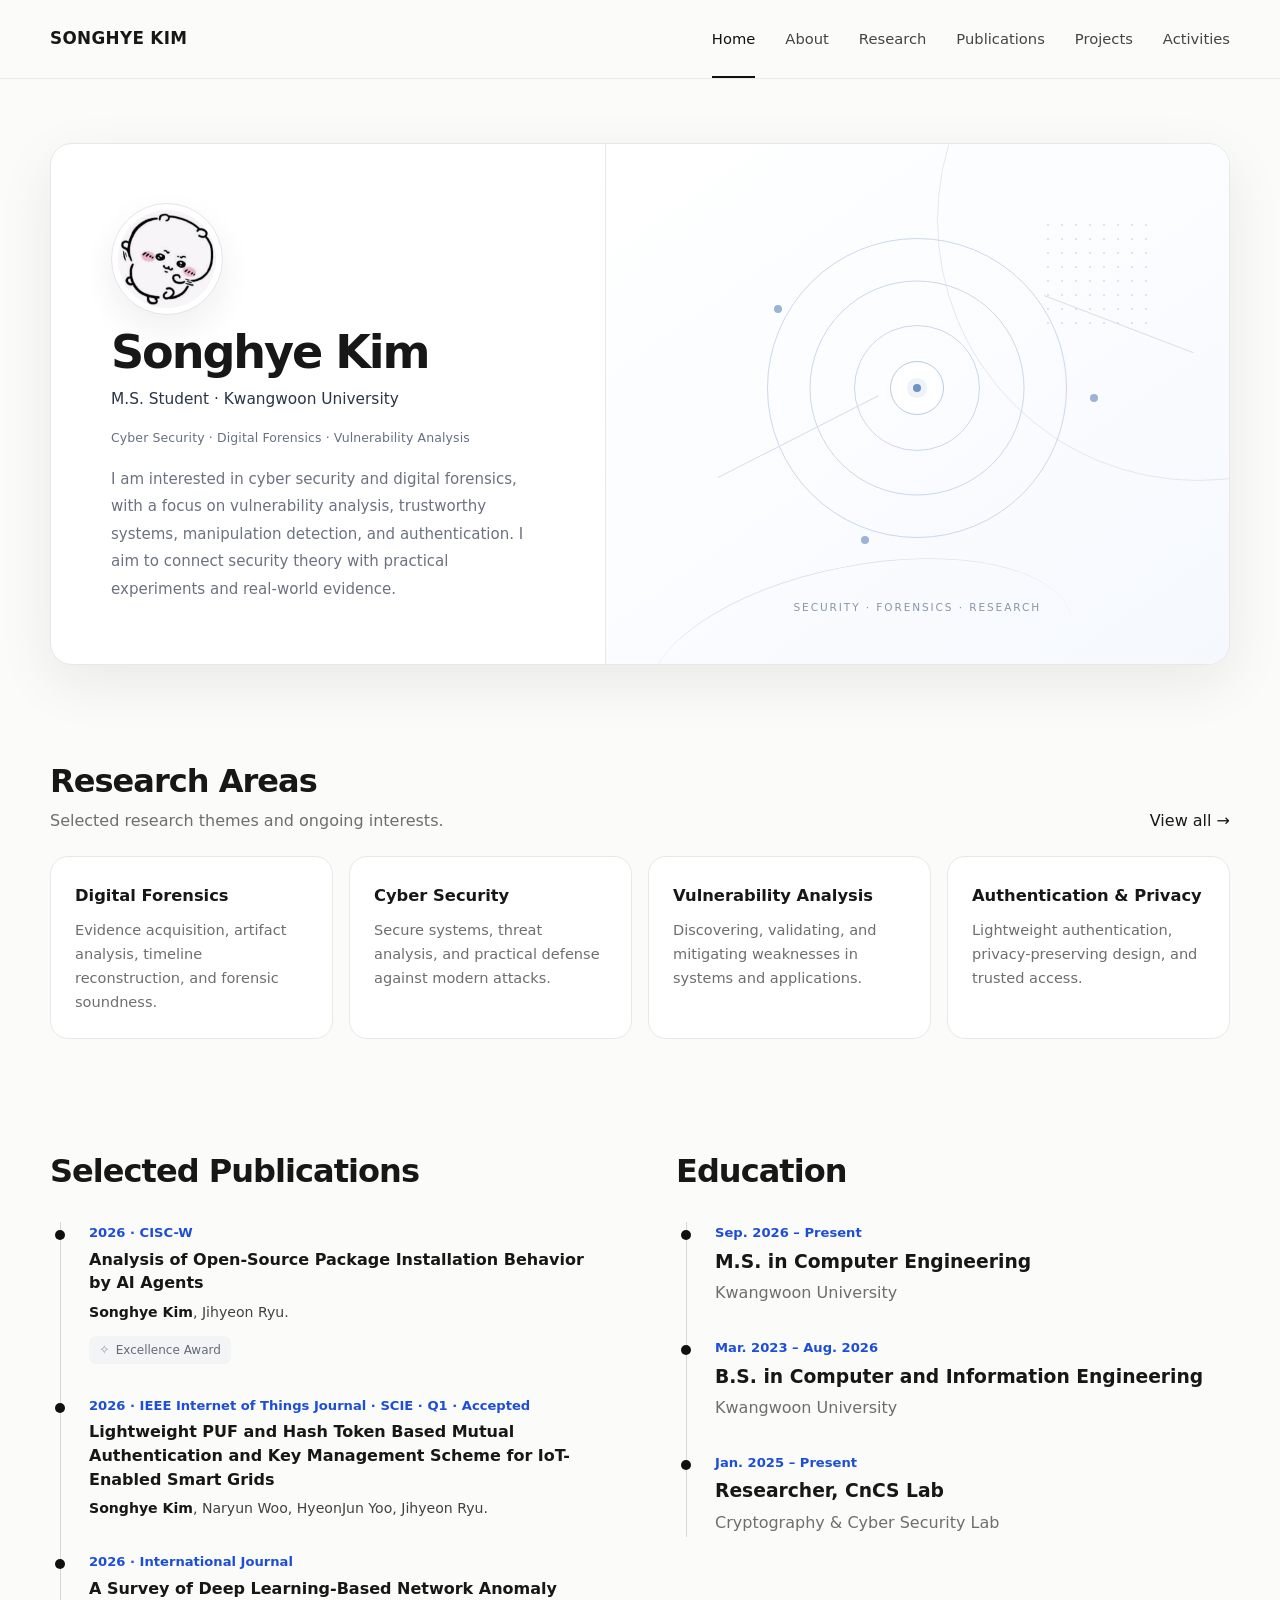
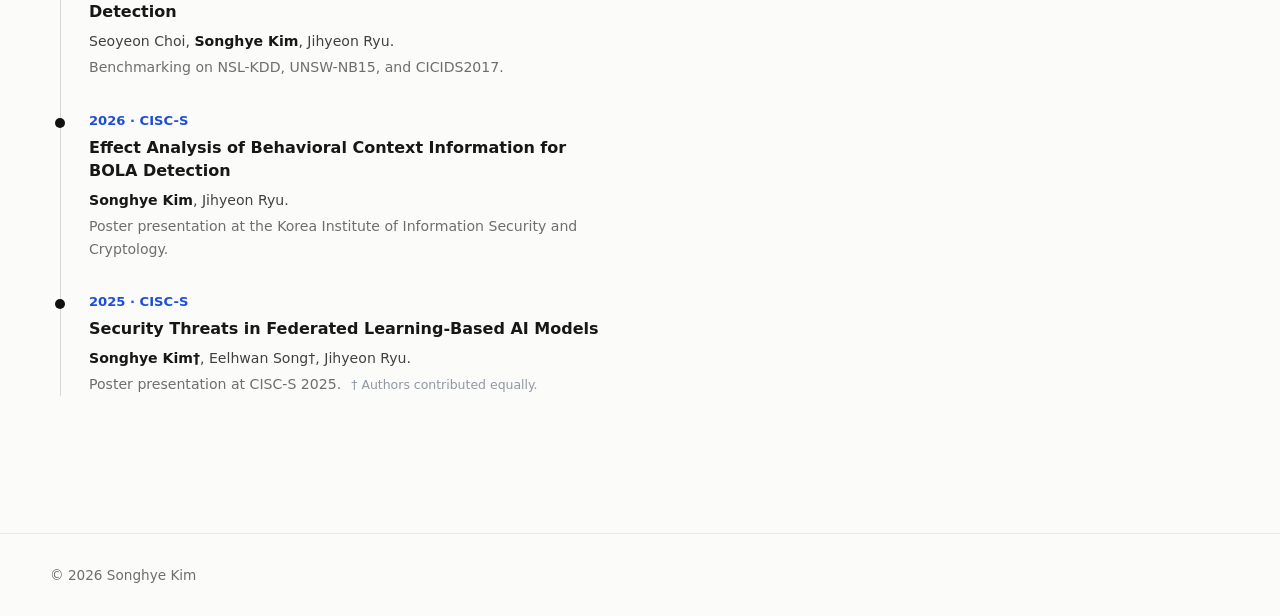
<file: index.html>
<!doctype html>
<html lang="en">
<head>
  <meta charset="utf-8">
  <meta name="viewport" content="width=device-width, initial-scale=1">
  <meta name="description" content="Songhye Kim academic portfolio">

  <title>Home | Songhye Kim</title>

  <link rel="icon" href="assets/icons/favicon.svg">
  <link rel="stylesheet" href="assets/css/style.css">

  <style>
    .award-badge {
      display: inline-flex;
      align-items: center;
      gap: 6px;
      margin-top: 9px;
      padding: 4px 10px;
      border: 0;
      border-radius: 7px;
      background: #f3f4f6;
      color: #626b78;
      font-size: .75rem;
      font-weight: 500;
      line-height: 1.5;
    }

    .award-badge .award-star {
      color: #929dad;
      font-size: .8rem;
    }
  </style>
</head>

<body>

  <header class="site-header">
    <div class="container nav">
      <a class="brand" href="index.html">SONGHYE KIM</a>

      <button class="menu-btn" aria-label="Toggle menu">
        Menu
      </button>

      <nav class="nav-links">
        <a class="active" href="index.html">Home</a>
        <a href="about.html">About</a>
        <a href="research.html">Research</a>
        <a href="publications.html">Publications</a>
        <a href="projects.html">Projects</a>
        <a href="activities.html">Activities</a>
      </nav>
    </div>
  </header>

  <main>

    <section class="hero">
      <div class="container">
        <div class="hero-card hero-card-clean hero-card-profile">

          <div class="hero-copy hero-copy-clean hero-copy-profile">
            <div class="profile-image-wrap">
              <img
                class="profile-image"
                src="assets/img/profile-hamster.png"
                alt="Songhye Kim profile image"
              >
            </div>

            <h1>Songhye Kim</h1>

            <div class="hero-role">
              <span data-degree-status>M.S. Student</span>
              · Kwangwoon University
            </div>

            <div class="eyebrow hero-interests">
              Cyber Security · Digital Forensics · Vulnerability Analysis
            </div>

            <p class="lead hero-bio">
              I am interested in cyber security and digital forensics,
              with a focus on vulnerability analysis, trustworthy systems,
              manipulation detection, and authentication. I aim to connect
              security theory with practical experiments and real-world evidence.
            </p>
          </div>

          <div
            class="hero-visual-minimal interactive-visual"
            data-interactive-visual
            aria-hidden="true"
          >
            <div class="visual-grid"></div>
            <div class="visual-orbit orbit-1"></div>
            <div class="visual-orbit orbit-2"></div>
            <div class="visual-orbit orbit-3"></div>

            <div class="visual-core">
              <span class="visual-core-dot"></span>
            </div>

            <span class="visual-node node-1"></span>
            <span class="visual-node node-2"></span>
            <span class="visual-node node-3"></span>
            <span class="visual-line line-1"></span>
            <span class="visual-line line-2"></span>
            <span class="visual-cursor-dot"></span>

            <div class="visual-caption">
              SECURITY · FORENSICS · RESEARCH
            </div>
          </div>

        </div>
      </div>
    </section>

    <section>
      <div class="container">

        <div class="section-head">
          <div>
            <h2>Research Areas</h2>
            <p>Selected research themes and ongoing interests.</p>
          </div>

          <a href="research.html">View all →</a>
        </div>

        <div class="grid-4">

          <article class="card research-card-clean">
            <h3>Digital Forensics</h3>
            <p>
              Evidence acquisition, artifact analysis,
              timeline reconstruction, and forensic soundness.
            </p>
          </article>

          <article class="card research-card-clean">
            <h3>Cyber Security</h3>
            <p>
              Secure systems, threat analysis, and practical
              defense against modern attacks.
            </p>
          </article>

          <article class="card research-card-clean">
            <h3>Vulnerability Analysis</h3>
            <p>
              Discovering, validating, and mitigating weaknesses
              in systems and applications.
            </p>
          </article>

          <article class="card research-card-clean">
            <h3>Authentication &amp; Privacy</h3>
            <p>
              Lightweight authentication, privacy-preserving design,
              and trusted access.
            </p>
          </article>

        </div>
      </div>
    </section>

    <section class="home-overview-section">
      <div class="container home-overview">

        <div>
          <div class="section-head">
            <h2>Selected Publications</h2>
          </div>

          <div class="timeline publication-timeline">

            <div class="timeline-item publication-timeline-item">
              <div class="period">
                2026 · CISC-W
              </div>

              <h3>
                Analysis of Open-Source Package Installation
                Behavior by AI Agents
              </h3>

              <p class="publication-authors">
                <strong>Songhye Kim</strong>, Jihyeon Ryu.
              </p>

              <p>
                <span class="award-badge">
                  <span class="award-star" aria-hidden="true">✧</span>
                  Excellence Award
                </span>
              </p>
            </div>

            <div class="timeline-item publication-timeline-item">
              <div class="period">
                2026 · IEEE Internet of Things Journal · SCIE · Q1 · Accepted
              </div>

              <h3>
                Lightweight PUF and Hash Token Based Mutual Authentication
                and Key Management Scheme for IoT-Enabled Smart Grids
              </h3>

              <p class="publication-authors">
                <strong>Songhye Kim</strong>, Naryun Woo,
                HyeonJun Yoo, Jihyeon Ryu.
              </p>
            </div>

            <div class="timeline-item publication-timeline-item">
              <div class="period">
                2026 · International Journal
              </div>

              <h3>
                A Survey of Deep Learning-Based Network Anomaly Detection
              </h3>

              <p class="publication-authors">
                Seoyeon Choi, <strong>Songhye Kim</strong>, Jihyeon Ryu.
              </p>

              <p>
                Benchmarking on NSL-KDD, UNSW-NB15, and CICIDS2017.
              </p>
            </div>

            <div class="timeline-item publication-timeline-item">
              <div class="period">
                2026 · CISC-S
              </div>

              <h3>
                Effect Analysis of Behavioral Context Information
                for BOLA Detection
              </h3>

              <p class="publication-authors">
                <strong>Songhye Kim</strong>, Jihyeon Ryu.
              </p>

              <p>
                Poster presentation at the Korea Institute
                of Information Security and Cryptology.
              </p>
            </div>

            <div class="timeline-item publication-timeline-item">
              <div class="period">
                2025 · CISC-S
              </div>

              <h3>
                Security Threats in Federated Learning-Based AI Models
              </h3>

              <p class="publication-authors">
                <strong>Songhye Kim†</strong>, Eelhwan Song†, Jihyeon Ryu.
              </p>

              <p>
                Poster presentation at CISC-S 2025.
                <span class="contrib-note">
                  † Authors contributed equally.
                </span>
              </p>
            </div>

          </div>
        </div>

        <div>
          <div class="section-head">
            <h2>Education</h2>
          </div>

          <div class="timeline">

            <div class="timeline-item">
              <div class="period">
                Sep. 2026 – Present
              </div>
              <h3>M.S. in Computer Engineering</h3>
              <p>Kwangwoon University</p>
            </div>

            <div class="timeline-item">
              <div class="period">
                Mar. 2023 – Aug. 2026
              </div>
              <h3>B.S. in Computer and Information Engineering</h3>
              <p>Kwangwoon University</p>
            </div>

            <div class="timeline-item">
              <div class="period">
                Jan. 2025 – Present
              </div>
              <h3>Researcher, CnCS Lab</h3>
              <p>Cryptography &amp; Cyber Security Lab</p>
            </div>

          </div>
        </div>

      </div>
    </section>

  </main>

  <footer class="footer">
    <div class="container footer-inner">
      <span>© <span data-year></span> Songhye Kim</span>
    </div>
  </footer>

  <script src="assets/js/site.js"></script>

</body>
</html>
</file>
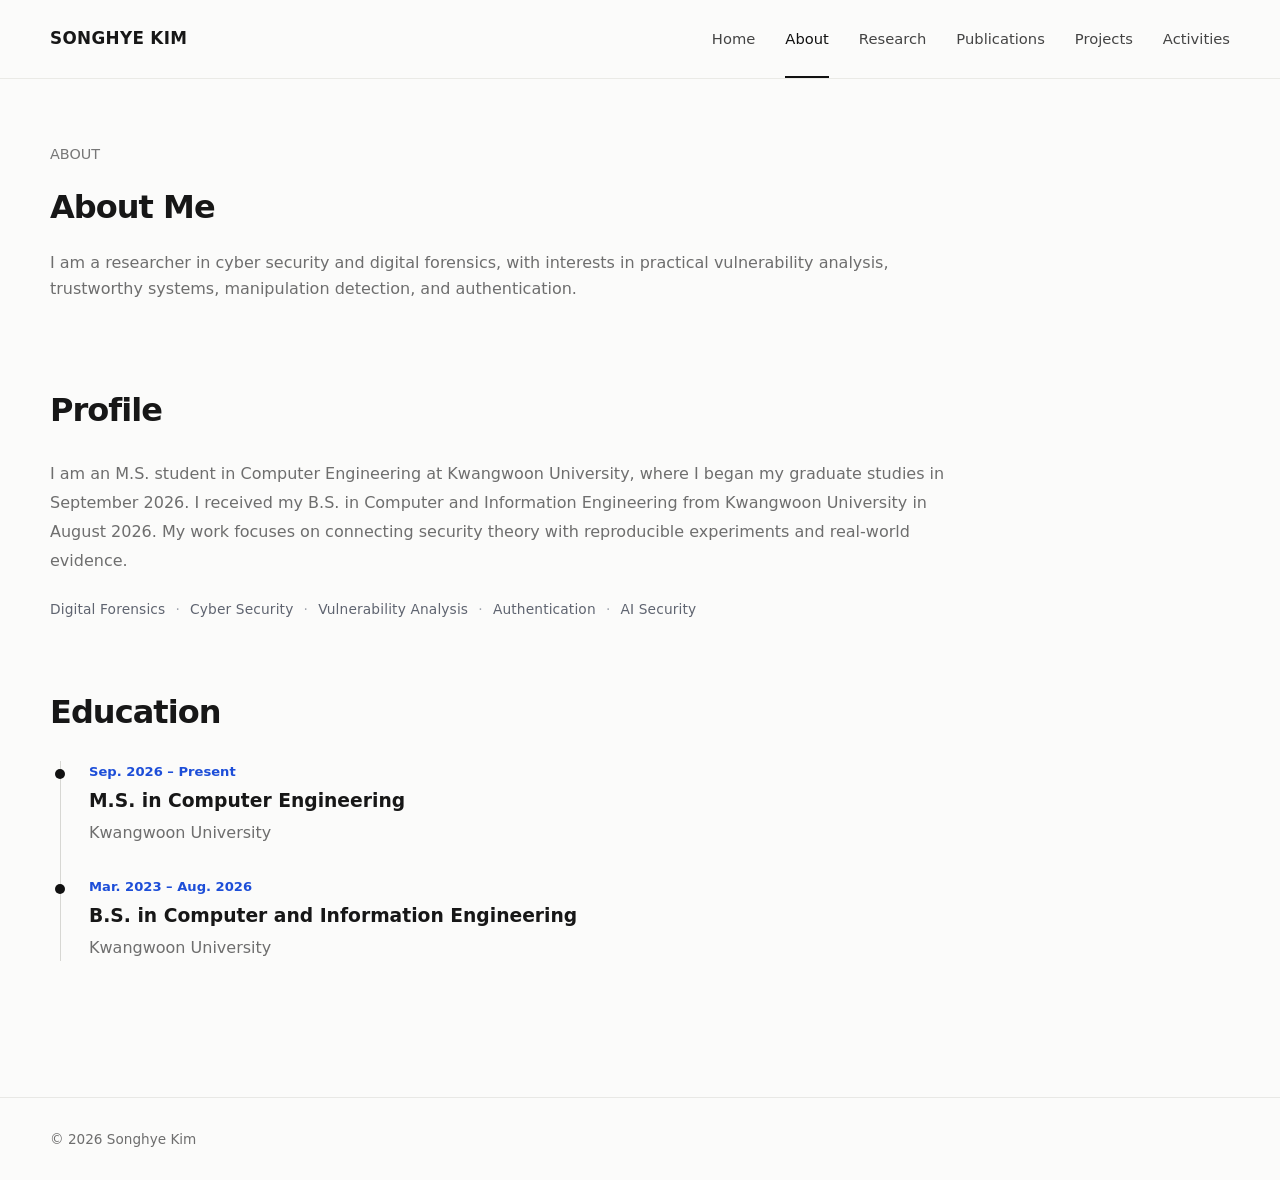
<file: about.html>
<!doctype html><html lang="en"><head><meta charset="utf-8"><meta name="viewport" content="width=device-width,initial-scale=1"><meta name="description" content="Songhye Kim academic portfolio"><title>About | Songhye Kim</title><link rel="icon" href="assets/icons/favicon.svg"><link rel="stylesheet" href="assets/css/style.css"></head><body>
<header class="site-header"><div class="container nav"><a class="brand" href="index.html">SONGHYE KIM</a><button class="menu-btn" aria-label="메뉴 열기">Menu</button><nav class="nav-links">
<a href="index.html">Home</a>
<a class="active" href="about.html">About</a>
<a href="research.html">Research</a>
<a href="publications.html">Publications</a>
<a href="projects.html">Projects</a>
<a href="activities.html">Activities</a>
</nav></div></header>
<main>
<section class="page-hero"><div class="container"><div class="eyebrow">ABOUT</div><h1 class="page-title">About Me</h1><p>I am a researcher in cyber security and digital forensics, with interests in practical vulnerability analysis, trustworthy systems, manipulation detection, and authentication.</p></div></section>
<section class="about-profile-section"><div class="container"><div class="about-profile-clean"><h2>Profile</h2><p>I am an M.S. student in Computer Engineering at Kwangwoon University, where I began my graduate studies in September 2026. I received my B.S. in Computer and Information Engineering from Kwangwoon University in August 2026. My work focuses on connecting security theory with reproducible experiments and real-world evidence.</p><p class="profile-interests">Digital Forensics <span>·</span> Cyber Security <span>·</span> Vulnerability Analysis <span>·</span> Authentication <span>·</span> AI Security</p></div></div></section>
<section><div class="container"><div class="section-head"><h2>Education</h2></div><div class="timeline"><div class="timeline-item"><div class="period">Sep. 2026 – Present</div><h3>M.S. in Computer Engineering</h3><p>Kwangwoon University</p></div><div class="timeline-item"><div class="period">Mar. 2023 – Aug. 2026</div><h3>B.S. in Computer and Information Engineering</h3><p>Kwangwoon University</p></div></div></div></section>
</main>
<footer class="footer"><div class="container footer-inner"><span>© <span data-year></span> Songhye Kim</span></div></footer><script src="assets/js/site.js"></script></body></html>
</file>
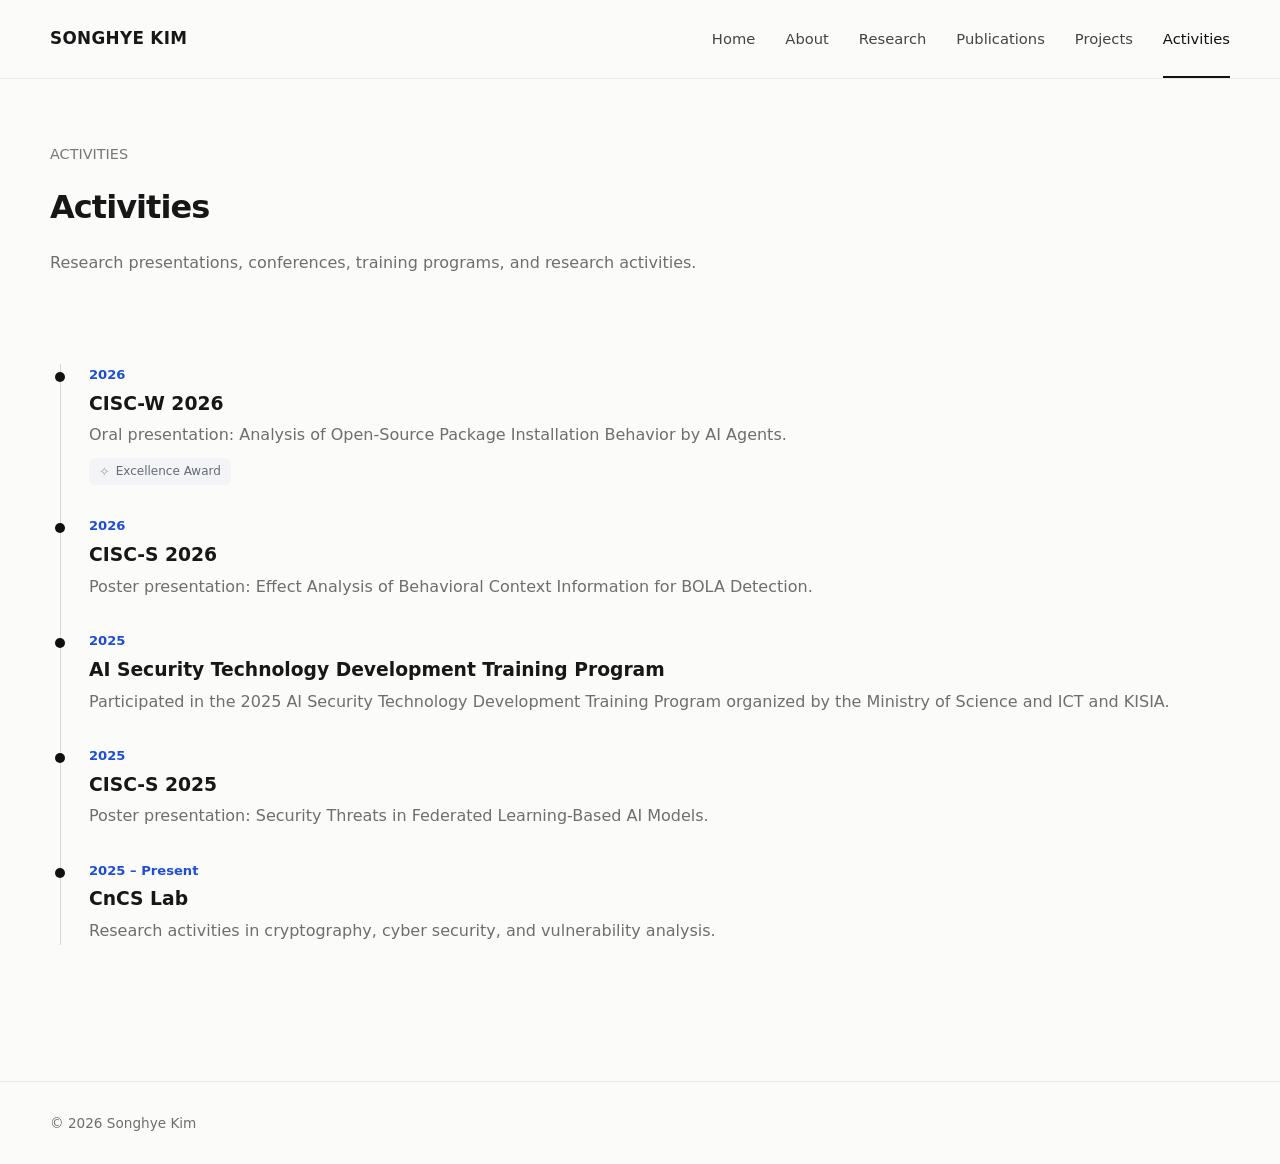
<file: activities.html>
<!doctype html>
<html lang="en">
<head>
  <meta charset="utf-8">
  <meta name="viewport" content="width=device-width, initial-scale=1">
  <meta name="description" content="Songhye Kim academic portfolio">

  <title>Activities | Songhye Kim</title>

  <link rel="icon" href="assets/icons/favicon.svg">
  <link rel="stylesheet" href="assets/css/style.css">

  <style>
    .award-badge {
      display: inline-flex;
      align-items: center;
      gap: 6px;
      margin-top: 9px;
      padding: 4px 10px;
      border: 0;
      border-radius: 7px;
      background: #f3f4f6;
      color: #626b78;
      font-size: .75rem;
      font-weight: 500;
      line-height: 1.5;
    }

    .award-badge .award-star {
      color: #929dad;
      font-size: .8rem;
    }
  </style>
</head>

<body>

  <!-- Header -->
  <header class="site-header">
    <div class="container nav">

      <a class="brand" href="index.html">
        SONGHYE KIM
      </a>

      <button class="menu-btn" aria-label="Toggle menu">
        Menu
      </button>

      <nav class="nav-links">
        <a href="index.html">Home</a>
        <a href="about.html">About</a>
        <a href="research.html">Research</a>
        <a href="publications.html">Publications</a>
        <a href="projects.html">Projects</a>
        <a class="active" href="activities.html">Activities</a>
      </nav>

    </div>
  </header>

  <!-- Main -->
  <main>

    <!-- Page Title -->
    <section class="page-hero">
      <div class="container">

        <div class="eyebrow">
          ACTIVITIES
        </div>

        <h1 class="page-title">
          Activities
        </h1>

        <p>
          Research presentations, conferences,
          training programs, and research activities.
        </p>

      </div>
    </section>

    <!-- Timeline -->
    <section>
      <div class="container">
        <div class="timeline">

          <!-- CISC-W 2026 -->
          <div class="timeline-item">

            <div class="period">
              2026
            </div>

            <h3>
              CISC-W 2026
            </h3>

            <p>
              Oral presentation:
              Analysis of Open-Source Package Installation
              Behavior by AI Agents.
            </p>

            <p>
              <span class="award-badge">
                <span class="award-star" aria-hidden="true">✧</span>
                Excellence Award
              </span>
            </p>

          </div>

          <!-- CISC-S 2026 -->
          <div class="timeline-item">

            <div class="period">
              2026
            </div>

            <h3>
              CISC-S 2026
            </h3>

            <p>
              Poster presentation:
              Effect Analysis of Behavioral Context
              Information for BOLA Detection.
            </p>

          </div>

          <!-- AI Security Training -->
          <div class="timeline-item">

            <div class="period">
              2025
            </div>

            <h3>
              AI Security Technology Development Training Program
            </h3>

            <p>
              Participated in the 2025 AI Security Technology
              Development Training Program organized by the
              Ministry of Science and ICT and KISIA.
            </p>

          </div>

          <!-- CISC-S 2025 -->
          <div class="timeline-item">

            <div class="period">
              2025
            </div>

            <h3>
              CISC-S 2025
            </h3>

            <p>
              Poster presentation:
              Security Threats in Federated Learning-Based AI Models.
            </p>

          </div>

          <!-- CnCS Lab -->
          <div class="timeline-item">

            <div class="period">
              2025 – Present
            </div>

            <h3>
              CnCS Lab
            </h3>

            <p>
              Research activities in cryptography,
              cyber security, and vulnerability analysis.
            </p>

          </div>

        </div>
      </div>
    </section>

  </main>

  <!-- Footer -->
  <footer class="footer">
    <div class="container footer-inner">

      <span>
        © <span data-year></span> Songhye Kim
      </span>

    </div>
  </footer>

  <script src="assets/js/site.js"></script>

</body>
</html>
</file>
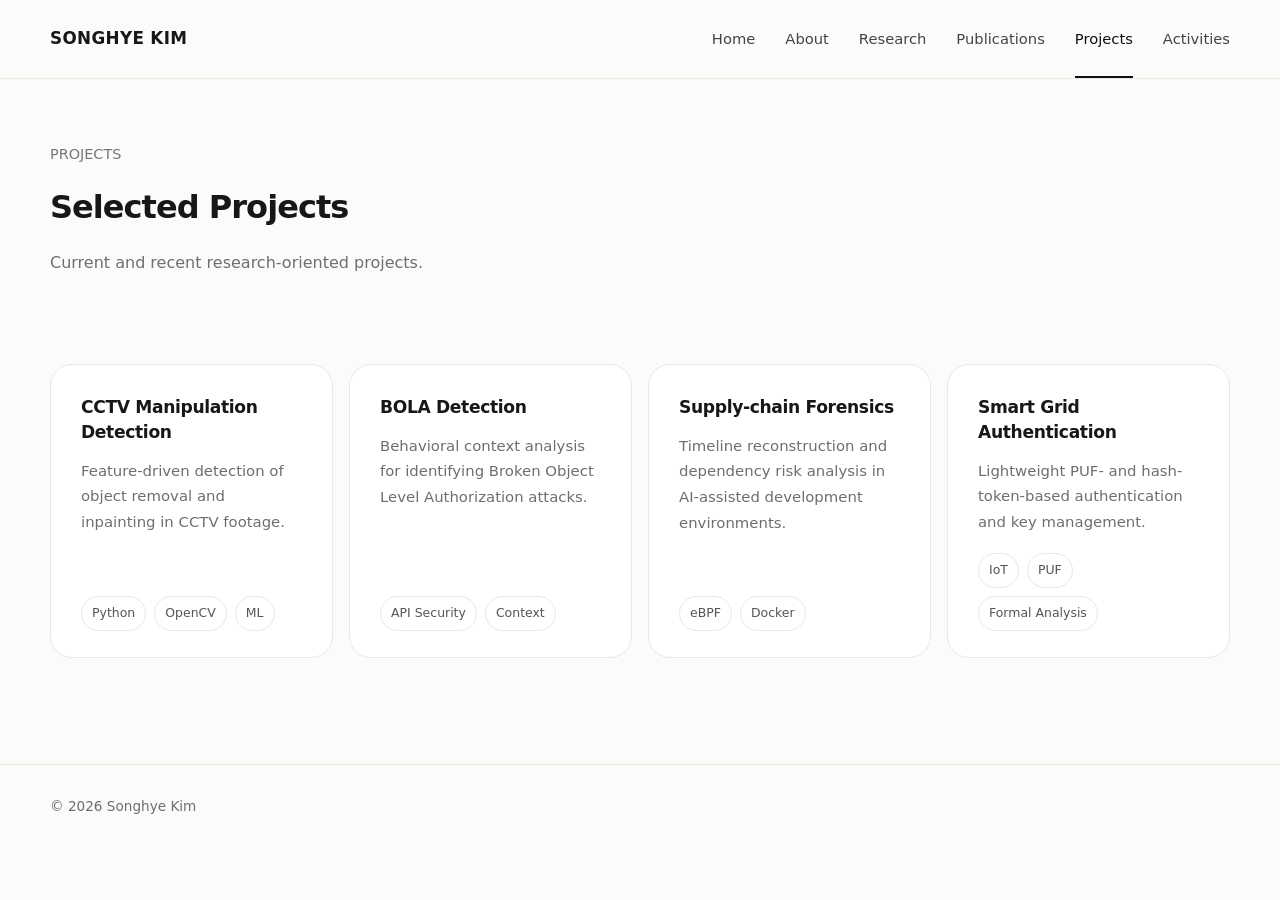
<file: projects.html>
<!doctype html><html lang="en"><head><meta charset="utf-8"><meta name="viewport" content="width=device-width,initial-scale=1"><meta name="description" content="Songhye Kim academic portfolio"><title>Projects | Songhye Kim</title><link rel="icon" href="assets/icons/favicon.svg"><link rel="stylesheet" href="assets/css/style.css"></head><body>
<header class="site-header"><div class="container nav"><a class="brand" href="index.html">SONGHYE KIM</a><button class="menu-btn" aria-label="메뉴 열기">Menu</button><nav class="nav-links">
<a href="index.html">Home</a>
<a href="about.html">About</a>
<a href="research.html">Research</a>
<a href="publications.html">Publications</a>
<a class="active" href="projects.html">Projects</a>
<a href="activities.html">Activities</a>
</nav></div></header>
<main><section class="page-hero"><div class="container"><div class="eyebrow">PROJECTS</div><h1 class="page-title">Selected Projects</h1><p>Current and recent research-oriented projects.</p></div></section><section><div class="container grid-4 projects-grid"><article class="card project-card"><h3>CCTV Manipulation Detection</h3><p>Feature-driven detection of object removal and inpainting in CCTV footage.</p><div class="tag-row"><span class="tag">Python</span><span class="tag">OpenCV</span><span class="tag">ML</span></div></article><article class="card project-card"><h3>BOLA Detection</h3><p>Behavioral context analysis for identifying Broken Object Level Authorization attacks.</p><div class="tag-row"><span class="tag">API Security</span><span class="tag">Context</span></div></article><article class="card project-card"><h3>Supply-chain Forensics</h3><p>Timeline reconstruction and dependency risk analysis in AI-assisted development environments.</p><div class="tag-row"><span class="tag">eBPF</span><span class="tag">Docker</span></div></article><article class="card project-card"><h3>Smart Grid Authentication</h3><p>Lightweight PUF- and hash-token-based authentication and key management.</p><div class="tag-row"><span class="tag">IoT</span><span class="tag">PUF</span><span class="tag">Formal Analysis</span></div></article></div></section></main>
<footer class="footer"><div class="container footer-inner"><span>© <span data-year></span> Songhye Kim</span></div></footer><script src="assets/js/site.js"></script></body></html>
</file>
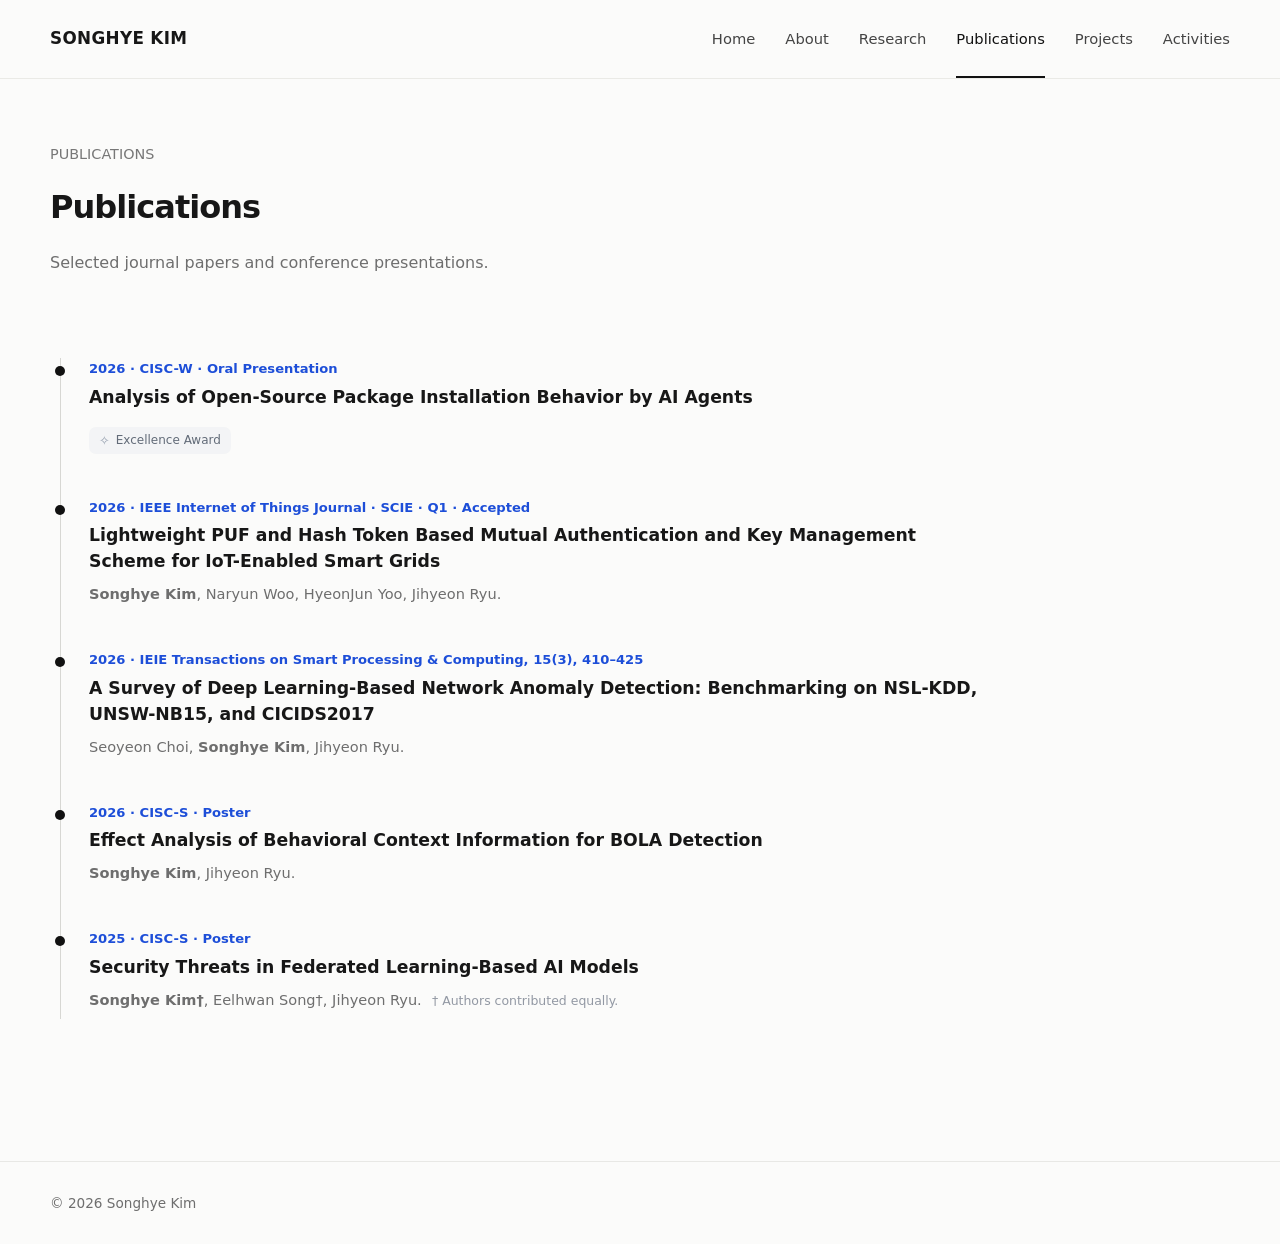
<file: publications.html>
<!doctype html>
<html lang="en">
<head>
  <meta charset="utf-8">
  <meta name="viewport" content="width=device-width, initial-scale=1">
  <meta name="description" content="Songhye Kim academic portfolio">

  <title>Publications | Songhye Kim</title>

  <link rel="icon" href="assets/icons/favicon.svg">
  <link rel="stylesheet" href="assets/css/style.css">

  <style>
    .award-badge {
      display: inline-flex;
      align-items: center;
      gap: 6px;
      margin-top: 9px;
      padding: 4px 10px;
      border: 0;
      border-radius: 7px;
      background: #f3f4f6;
      color: #626b78;
      font-size: .75rem;
      font-weight: 500;
      line-height: 1.5;
    }

    .award-badge .award-star {
      color: #929dad;
      font-size: .8rem;
    }
  </style>
</head>

<body>

  <header class="site-header">
    <div class="container nav">
      <a class="brand" href="index.html">SONGHYE KIM</a>

      <button class="menu-btn" aria-label="Toggle menu">
        Menu
      </button>

      <nav class="nav-links">
        <a href="index.html">Home</a>
        <a href="about.html">About</a>
        <a href="research.html">Research</a>
        <a class="active" href="publications.html">Publications</a>
        <a href="projects.html">Projects</a>
        <a href="activities.html">Activities</a>
      </nav>
    </div>
  </header>

  <main>

    <section class="page-hero">
      <div class="container">
        <div class="eyebrow">PUBLICATIONS</div>
        <h1 class="page-title">Publications</h1>
        <p>Selected journal papers and conference presentations.</p>
      </div>
    </section>

    <section class="publications-page-section">
      <div class="container">
        <div class="timeline publications-page-timeline">

          <article class="timeline-item publication-entry">
            <div class="period">
              2026 · CISC-W · Oral Presentation
            </div>

            <h3>
              Analysis of Open-Source Package Installation
              Behavior by AI Agents
            </h3>

            <p>
              <span class="award-badge">
                <span class="award-star" aria-hidden="true">✧</span>
                Excellence Award
              </span>
            </p>
          </article>

          <article class="timeline-item publication-entry">
            <div class="period">
              2026 · IEEE Internet of Things Journal · SCIE · Q1 · Accepted
            </div>

            <h3>
              Lightweight PUF and Hash Token Based Mutual Authentication
              and Key Management Scheme for IoT-Enabled Smart Grids
            </h3>

            <p>
              <strong>Songhye Kim</strong>, Naryun Woo,
              HyeonJun Yoo, Jihyeon Ryu.
            </p>
          </article>

          <article class="timeline-item publication-entry">
            <div class="period">
              2026 · IEIE Transactions on Smart Processing &amp; Computing,
              15(3), 410–425
            </div>

            <h3>
              A Survey of Deep Learning-Based Network Anomaly Detection:
              Benchmarking on NSL-KDD, UNSW-NB15, and CICIDS2017
            </h3>

            <p>
              Seoyeon Choi, <strong>Songhye Kim</strong>, Jihyeon Ryu.
            </p>
          </article>

          <article class="timeline-item publication-entry">
            <div class="period">
              2026 · CISC-S · Poster
            </div>

            <h3>
              Effect Analysis of Behavioral Context Information
              for BOLA Detection
            </h3>

            <p>
              <strong>Songhye Kim</strong>, Jihyeon Ryu.
            </p>
          </article>

          <article class="timeline-item publication-entry">
            <div class="period">
              2025 · CISC-S · Poster
            </div>

            <h3>
              Security Threats in Federated Learning-Based AI Models
            </h3>

            <p>
              <strong>Songhye Kim†</strong>, Eelhwan Song†, Jihyeon Ryu.
              <span class="contrib-note">
                † Authors contributed equally.
              </span>
            </p>
          </article>

        </div>
      </div>
    </section>

  </main>

  <footer class="footer">
    <div class="container footer-inner">
      <span>© <span data-year></span> Songhye Kim</span>
    </div>
  </footer>

  <script src="assets/js/site.js"></script>

</body>
</html>
</file>
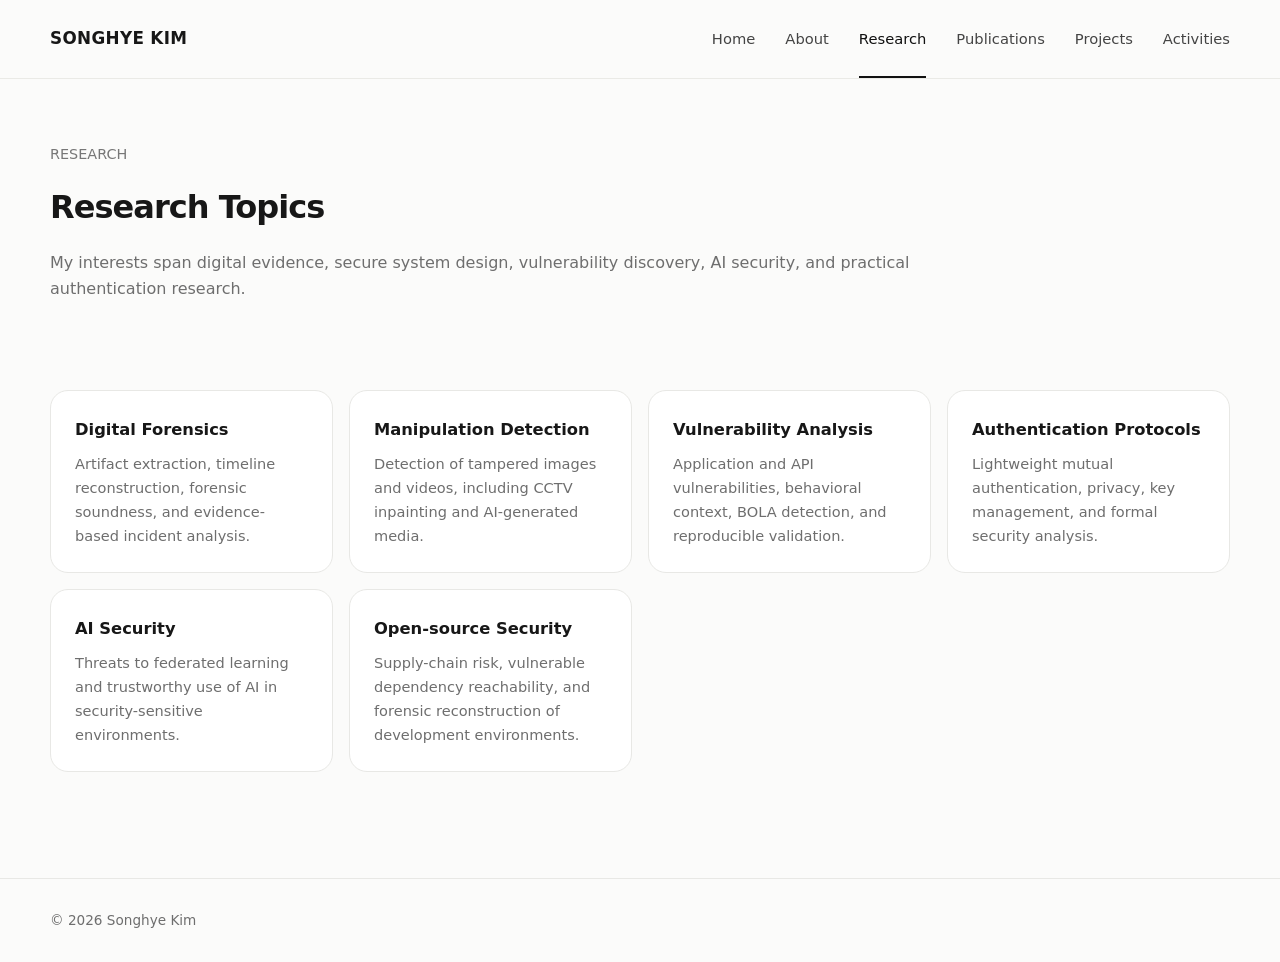
<file: research.html>
<!doctype html><html lang="en"><head><meta charset="utf-8"><meta name="viewport" content="width=device-width,initial-scale=1"><meta name="description" content="Songhye Kim academic portfolio"><title>Research | Songhye Kim</title><link rel="icon" href="assets/icons/favicon.svg"><link rel="stylesheet" href="assets/css/style.css"></head><body>
<header class="site-header"><div class="container nav"><a class="brand" href="index.html">SONGHYE KIM</a><button class="menu-btn" aria-label="메뉴 열기">Menu</button><nav class="nav-links">
<a href="index.html">Home</a>
<a href="about.html">About</a>
<a class="active" href="research.html">Research</a>
<a href="publications.html">Publications</a>
<a href="projects.html">Projects</a>
<a href="activities.html">Activities</a>
</nav></div></header>
<main><section class="page-hero"><div class="container"><div class="eyebrow">RESEARCH</div><h1 class="page-title">Research Topics</h1><p>My interests span digital evidence, secure system design, vulnerability discovery, AI security, and practical authentication research.</p></div></section><section><div class="container grid-4"><article class="card research-card-clean"><h3>Digital Forensics</h3><p>Artifact extraction, timeline reconstruction, forensic soundness, and evidence-based incident analysis.</p></article><article class="card research-card-clean"><h3>Manipulation Detection</h3><p>Detection of tampered images and videos, including CCTV inpainting and AI-generated media.</p></article><article class="card research-card-clean"><h3>Vulnerability Analysis</h3><p>Application and API vulnerabilities, behavioral context, BOLA detection, and reproducible validation.</p></article><article class="card research-card-clean"><h3>Authentication Protocols</h3><p>Lightweight mutual authentication, privacy, key management, and formal security analysis.</p></article><article class="card research-card-clean"><h3>AI Security</h3><p>Threats to federated learning and trustworthy use of AI in security-sensitive environments.</p></article><article class="card research-card-clean"><h3>Open-source Security</h3><p>Supply-chain risk, vulnerable dependency reachability, and forensic reconstruction of development environments.</p></article></div></section></main>
<footer class="footer"><div class="container footer-inner"><span>© <span data-year></span> Songhye Kim</span></div></footer><script src="assets/js/site.js"></script></body></html>
</file>
<file: assets/css/style.css>
:root{--bg:#fbfbfa;--panel:#fff;--text:#171717;--muted:#6e6e6e;--line:#e8e8e5;--accent:#1d4ed8;--soft:#f4f7ff;--shadow:0 18px 55px rgba(20,20,20,.08);--radius:22px}*{box-sizing:border-box}html{scroll-behavior:smooth}body{margin:0;font-family:Inter,ui-sans-serif,system-ui,-apple-system,BlinkMacSystemFont,"Segoe UI",sans-serif;background:var(--bg);color:var(--text);line-height:1.65}a{color:inherit;text-decoration:none}img{max-width:100%;display:block}.container{width:min(1180px,calc(100% - 64px));margin:auto}.site-header{position:sticky;top:0;z-index:50;background:rgba(251,251,250,.92);backdrop-filter:blur(16px);border-bottom:1px solid rgba(232,232,229,.9)}.nav{height:78px;display:flex;align-items:center;justify-content:space-between}.brand{font-weight:750;letter-spacing:.02em;font-size:1.05rem}.nav-links{display:flex;gap:30px;align-items:center;font-size:.92rem}.nav-links a{position:relative;color:#444}.nav-links a:hover,.nav-links a.active{color:#111}.nav-links a.active:after{content:"";position:absolute;left:0;right:0;bottom:-27px;height:2px;background:#111}.menu-btn{display:none;border:1px solid var(--line);background:#fff;border-radius:12px;padding:9px 12px}.hero{padding:72px 0 46px}.hero-card{min-height:560px;background:var(--panel);border:1px solid var(--line);border-radius:var(--radius);box-shadow:var(--shadow);display:grid;grid-template-columns:1.04fr .96fr;overflow:hidden}.hero-copy{padding:76px 58px;display:flex;flex-direction:column;justify-content:center}.eyebrow{font-size:.9rem;color:#777;margin-bottom:14px}.hero h1{font-size:clamp(3rem,6vw,5.2rem);letter-spacing:-.055em;line-height:.98;margin:0 0 18px}.hero-role{font-size:1.25rem;color:#444;margin-bottom:18px}.lead{color:var(--muted);max-width:610px;margin:0 0 30px}.actions{display:flex;gap:12px;flex-wrap:wrap}.btn{display:inline-flex;align-items:center;justify-content:center;padding:13px 20px;border-radius:10px;border:1px solid #1d1d1d;font-weight:650;font-size:.92rem}.btn.primary{background:#171717;color:#fff}.btn.secondary{background:#fff}.socials{display:flex;gap:18px;margin-top:30px;color:#555;font-size:.9rem}.hero-art{position:relative;min-height:560px;background:linear-gradient(135deg,#fff,#f7f9fd);border-left:1px solid var(--line);overflow:hidden}.orb{position:absolute;border:1px solid #cfd6e6;border-radius:50%}.orb.one{width:360px;height:360px;right:-50px;top:100px}.orb.two{width:260px;height:260px;right:65px;top:150px}.orb.three{width:160px;height:160px;right:180px;top:210px}.curve{position:absolute;width:500px;height:250px;border-top:1px solid #c9cfdb;border-radius:50%;transform:rotate(-18deg);right:-30px;top:220px}.lock{position:absolute;right:190px;top:245px;width:78px;height:78px;border:1px solid #aeb8cb;border-radius:50%;display:grid;place-items:center;font-size:28px;background:#fff}.dots{position:absolute;right:95px;top:115px;width:110px;height:110px;background-image:radial-gradient(#bcc4d2 1px,transparent 1px);background-size:13px 13px}.leaf{position:absolute;right:125px;bottom:95px;font-size:70px;transform:rotate(-18deg);filter:grayscale(.25)}.stats{display:grid;grid-template-columns:repeat(3,1fr);gap:14px;margin-top:28px}.stat{border:1px solid var(--line);border-radius:14px;padding:18px;background:#fff}.stat strong{display:block;font-size:1.35rem}.stat span{font-size:.83rem;color:var(--muted)}section{padding:48px 0}.section-head{display:flex;justify-content:space-between;align-items:end;margin-bottom:22px}.section-head h2,.page-title{font-size:2rem;letter-spacing:-.03em;margin:0}.section-head p{color:var(--muted);margin:0}.grid-4{display:grid;grid-template-columns:repeat(4,1fr);gap:16px}.card{background:#fff;border:1px solid var(--line);border-radius:18px;padding:24px;transition:.2s}.card:hover{transform:translateY(-3px);box-shadow:0 14px 34px rgba(20,20,20,.07)}.icon{width:42px;height:42px;border:1px solid #dce2ef;border-radius:12px;display:grid;place-items:center;margin-bottom:18px;background:var(--soft)}.card h3{margin:0 0 8px;font-size:1.02rem}.card p{margin:0;color:var(--muted);font-size:.91rem}.split{display:grid;grid-template-columns:1fr 1fr;gap:22px}.list{background:#fff;border:1px solid var(--line);border-radius:18px;overflow:hidden}.list-item{padding:22px 24px;border-bottom:1px solid var(--line)}.list-item:last-child{border-bottom:0}.list-item small{color:var(--accent);font-weight:700}.list-item h3{font-size:1rem;margin:5px 0}.list-item p{margin:0;color:var(--muted);font-size:.88rem}.tag-row{display:flex;gap:8px;flex-wrap:wrap;margin-top:14px}.tag{padding:6px 10px;border:1px solid var(--line);border-radius:999px;font-size:.78rem;color:#555;background:#fff}.page-hero{padding:62px 0 28px}.page-hero p{max-width:720px;color:var(--muted)}.timeline{border-left:1px solid #d7d7d3;margin-left:10px;padding-left:28px}.timeline-item{position:relative;margin-bottom:30px}.timeline-item:before{content:"";position:absolute;width:10px;height:10px;border-radius:50%;background:#111;left:-34px;top:8px}.timeline-item .period{font-size:.82rem;color:var(--accent);font-weight:700}.timeline-item h3{margin:3px 0}.timeline-item p{margin:0;color:var(--muted)}.pub{padding:24px 0;border-bottom:1px solid var(--line)}.pub:last-child{border-bottom:0}.pub .meta{font-size:.8rem;color:var(--accent);font-weight:750}.pub h3{margin:6px 0;font-size:1.08rem}.pub p{margin:0;color:var(--muted);font-size:.9rem}.footer{margin-top:58px;border-top:1px solid var(--line);padding:30px 0;color:var(--muted);font-size:.85rem}.footer-inner{display:flex;justify-content:space-between;gap:18px}.notice{background:#f6f7f9;border:1px solid var(--line);padding:16px 18px;border-radius:14px;color:#5d5d5d;font-size:.88rem}.contact-grid{display:grid;grid-template-columns:.85fr 1.15fr;gap:24px}.contact-box,.form-box{background:#fff;border:1px solid var(--line);border-radius:18px;padding:26px}.contact-line{padding:15px 0;border-bottom:1px solid var(--line)}.contact-line:last-child{border-bottom:0}.contact-line small{display:block;color:var(--muted)}input,textarea{width:100%;padding:13px 14px;border:1px solid var(--line);border-radius:10px;background:#fff;font:inherit;margin-bottom:12px}textarea{min-height:140px;resize:vertical}@media(max-width:900px){.hero-card{grid-template-columns:1fr}.hero-art{display:none}.grid-4{grid-template-columns:repeat(2,1fr)}.split,.contact-grid{grid-template-columns:1fr}.nav-links{display:none;position:absolute;top:78px;left:0;right:0;background:#fff;border-bottom:1px solid var(--line);padding:18px 20px;flex-direction:column;align-items:flex-start;gap:16px}.nav-links.open{display:flex}.nav-links a.active:after{display:none}.menu-btn{display:block}}@media(max-width:600px){.container{width:min(100% - 24px,1120px)}.hero{padding-top:28px}.hero-copy{padding:52px 26px}.hero h1{font-size:3.15rem}.grid-4,.stats{grid-template-columns:1fr}.footer-inner{flex-direction:column}.nav{height:68px}.nav-links{top:68px}}

/* Refined home hero */
.hero-card-clean{min-height:590px;grid-template-columns:1.03fr .97fr}
.hero-copy-clean{padding:62px 66px 64px;align-items:flex-start}
.profile-image-wrap{width:132px;height:132px;border-radius:50%;padding:6px;background:#fff;border:1px solid #e3e5e8;box-shadow:0 14px 34px rgba(23,23,23,.07);margin-bottom:28px}
.profile-image{width:100%;height:100%;object-fit:cover;border-radius:50%;background:#fff}
.hero-copy-clean .eyebrow{margin-bottom:12px;color:#667085;font-size:.83rem;letter-spacing:.01em}
.hero-copy-clean h1{font-size:clamp(3.4rem,6.4vw,5.55rem);margin-bottom:16px;max-width:540px}
.hero-copy-clean .hero-role{font-size:1.05rem;color:#2f3a4a;margin-bottom:24px}
.hero-bio{font-size:1rem;line-height:1.85;max-width:560px;margin:0;color:#6b7280}
.hero-education{position:relative;min-height:590px;border-left:1px solid var(--line);background:linear-gradient(145deg,#fbfcff 0%,#f7f9fd 100%);display:flex;align-items:center;justify-content:center;padding:58px 54px;overflow:hidden}
.education-panel{position:relative;z-index:2;width:min(100%,390px);background:rgba(255,255,255,.84);border:1px solid rgba(218,223,232,.95);border-radius:22px;padding:34px 34px 30px;box-shadow:0 18px 55px rgba(44,57,79,.07);backdrop-filter:blur(10px)}
.education-heading{padding-bottom:22px;border-bottom:1px solid #e9ebef}
.education-kicker{font-size:.72rem;letter-spacing:.18em;color:#778096;font-weight:750}
.education-heading h2{font-size:1.55rem;letter-spacing:-.035em;margin:7px 0 0;font-weight:720}
.education-list{position:relative;padding-left:23px;margin-top:8px}
.education-list:before{content:"";position:absolute;left:5px;top:26px;bottom:26px;width:1px;background:#d8dee9}
.education-entry{position:relative;padding:22px 0 22px 8px}
.education-entry+ .education-entry{border-top:1px solid #eceef2}
.education-entry:before{content:"";position:absolute;left:-22px;top:30px;width:9px;height:9px;border-radius:50%;background:#fff;border:2px solid #8fa6c8}
.education-entry.current:before{border-color:#1d4ed8;background:#1d4ed8;box-shadow:0 0 0 5px rgba(29,78,216,.08)}
.education-period{font-size:.78rem;color:#6b7280;margin-bottom:6px;font-weight:650;letter-spacing:.01em}
.education-entry h3{font-size:1.03rem;line-height:1.45;margin:0 0 5px;letter-spacing:-.015em}
.education-entry p{margin:0;color:#667085;font-size:.9rem}
.education-status{display:inline-block;margin-top:11px;padding:5px 9px;border-radius:999px;background:#f3f6fc;border:1px solid #e1e7f2;color:#4c6180;font-size:.72rem;font-weight:650}
.education-note{padding-top:20px;margin-top:2px;display:flex;gap:11px;align-items:flex-start}
.education-note-line{width:26px;height:1px;background:#9aa7bb;margin-top:10px;flex:0 0 auto}
.education-note p{margin:0;color:#7a8190;font-size:.8rem;line-height:1.65}
.hero-decoration{position:absolute;inset:0;z-index:1;pointer-events:none;opacity:.75}
.decor-line{position:absolute;border:1px solid #d6deeb;border-radius:50%}
.line-a{width:420px;height:420px;right:-210px;top:-145px}
.line-b{width:310px;height:310px;left:-150px;bottom:-190px}
.decor-dot{position:absolute;width:6px;height:6px;border-radius:50%;background:#c7d3e6}
.dot-a{right:74px;top:90px}.dot-b{left:74px;bottom:82px}.dot-c{right:44px;bottom:130px;background:#9fb5d8}

@media(max-width:900px){
  .hero-card-clean{grid-template-columns:1fr;min-height:0}
  .hero-copy-clean{padding:52px 42px 46px}
  .hero-education{display:flex;min-height:0;border-left:0;border-top:1px solid var(--line);padding:42px}
  .education-panel{width:100%;max-width:620px}
}
@media(max-width:600px){
  .hero-copy-clean{padding:40px 26px 38px}
  .profile-image-wrap{width:108px;height:108px;margin-bottom:24px}
  .hero-copy-clean h1{font-size:3.35rem}
  .hero-copy-clean .hero-role{font-size:.98rem}
  .hero-bio{font-size:.94rem}
  .hero-education{padding:28px 22px}
  .education-panel{padding:27px 24px 24px}
}


/* Projects page card refinement */
.projects-grid{align-items:stretch}
.project-card{padding:28px 30px 24px;border-radius:22px;display:flex;flex-direction:column;gap:14px}
.project-card h3{margin:0;font-size:1.06rem;line-height:1.45;letter-spacing:-.02em}
.project-card p{font-size:.93rem;line-height:1.72}
.project-title-row{display:flex;align-items:center;gap:12px;min-height:64px}
.project-icon{width:44px;height:44px;flex:0 0 44px;display:grid;place-items:center;border-radius:14px;border:1px solid #e2e8f3;box-shadow:0 10px 22px rgba(62,95,154,.08)}
.project-icon svg{width:22px;height:22px;stroke:#56657f;stroke-width:1.65;stroke-linecap:round;stroke-linejoin:round}
.project-icon-blue{background:linear-gradient(180deg,#f5f8ff 0%,#edf3ff 100%)}
.project-icon-peach{background:linear-gradient(180deg,#fff7f1 0%,#fff0e7 100%)}
.project-icon-mint{background:linear-gradient(180deg,#f3fbf8 0%,#ebf8f2 100%)}
.project-icon-lavender{background:linear-gradient(180deg,#f8f5ff 0%,#f1edff 100%)}
.project-card .tag-row{margin-top:auto;padding-top:4px}
.project-card:hover .project-icon{transform:translateY(-1px);transition:.2s}
@media(max-width:600px){
  .project-card{padding:24px 22px 20px}
  .project-title-row{min-height:0;align-items:flex-start}
}


/* FINAL CLEAN PROFILE + ICON-FREE CARDS */
.hero-card-profile{min-height:520px;grid-template-columns:.94fr 1.06fr}
.hero-copy-profile{padding:48px 60px 50px;justify-content:center;align-items:flex-start}
.hero-copy-profile .profile-image-wrap{width:112px;height:112px;margin:0 0 14px}
.hero-copy-profile h1{font-size:clamp(2.25rem,3.6vw,3.05rem);line-height:1.02;letter-spacing:-.045em;margin:0 0 11px;max-width:none}
.hero-copy-profile .hero-role{font-size:.96rem;margin:0 0 16px;color:#293548}
.hero-copy-profile .hero-interests{margin:0 0 17px;font-size:.78rem;color:#667085}
.hero-copy-profile .hero-bio{font-size:.94rem;line-height:1.82;max-width:520px;margin:0}
.hero-visual-minimal{position:relative;min-height:520px;border-left:1px solid var(--line);overflow:hidden;background:linear-gradient(145deg,#fff 0%,#fafcff 52%,#f5f8fd 100%)}
.hero-visual-minimal:before{content:"";position:absolute;width:520px;height:520px;border:1px solid #e2e8f2;border-radius:50%;right:-230px;top:-185px}
.hero-visual-minimal:after{content:"";position:absolute;width:430px;height:190px;border-top:1px solid #dce4ef;border-radius:50%;left:40px;bottom:-92px;transform:rotate(-11deg)}
.visual-grid{position:absolute;right:70px;top:74px;width:118px;height:118px;background-image:radial-gradient(#ced8e8 1px,transparent 1px);background-size:14px 14px;opacity:.7}
.visual-orbit{position:absolute;border:1px solid #cbd8ec;border-radius:50%;left:50%;top:47%;transform:translate(-50%,-50%)}
.orbit-1{width:300px;height:300px}.orbit-2{width:215px;height:215px}.orbit-3{width:126px;height:126px}
.visual-core{position:absolute;left:50%;top:47%;transform:translate(-50%,-50%);width:60px;height:60px;border-radius:50%;display:grid;place-items:center;background:rgba(255,255,255,.85);border:1px solid #b9cae4;font-weight:720;letter-spacing:.1em;color:#5472a5;font-size:.78rem}
.visual-node{position:absolute;width:8px;height:8px;border-radius:50%;background:#9bb3d6}
.node-1{left:27%;top:31%}.node-2{right:21%;top:48%}.node-3{left:41%;bottom:23%}
.visual-line{position:absolute;height:1px;background:#d8e1ee;transform-origin:left center}
.line-1{width:180px;left:18%;top:64%;transform:rotate(-27deg)}
.line-2{width:160px;right:4%;top:29%;transform:rotate(21deg)}
.visual-caption{position:absolute;left:50%;bottom:48px;transform:translateX(-50%);font-size:.66rem;letter-spacing:.18em;color:#8a96a8;white-space:nowrap}
.research-card-clean{padding-top:26px}
.research-card-clean h3{margin-top:0}
.project-card{padding:30px 30px 26px;gap:14px}
.project-card h3{margin:0;font-size:1.07rem;line-height:1.45;letter-spacing:-.02em}
.project-card p{font-size:.93rem;line-height:1.72}
.project-card .tag-row{margin-top:auto;padding-top:4px}
.about-profile-card{max-width:none;padding:0}
@media(max-width:900px){
  .hero-card-profile{grid-template-columns:1fr;min-height:0}
  .hero-copy-profile{padding:44px 42px 42px}
  .hero-visual-minimal{min-height:300px;border-left:0;border-top:1px solid var(--line)}
  .orbit-1{width:230px;height:230px}.orbit-2{width:168px;height:168px}.orbit-3{width:100px;height:100px}
}
@media(max-width:600px){
  .hero-copy-profile{padding:36px 26px}
  .hero-copy-profile .profile-image-wrap{width:94px;height:94px;margin-bottom:13px}
  .hero-copy-profile h1{font-size:2.35rem}
  .hero-copy-profile .hero-role{font-size:.91rem}
  .hero-copy-profile .hero-bio{font-size:.91rem}
  .hero-visual-minimal{min-height:250px}
  .visual-caption{bottom:26px;font-size:.58rem}
  .project-card{padding:24px 22px 20px}
}


/* Interactive home visual — text-free center */
.interactive-visual{
  --p1x:0px;--p1y:0px;
  --p2x:0px;--p2y:0px;
  --p3x:0px;--p3y:0px;
  --grid-x:0px;--grid-y:0px;
  --n1x:0px;--n1y:0px;
  --n2x:0px;--n2y:0px;
  --n3x:0px;--n3y:0px;
  cursor:crosshair;
}
.interactive-visual .visual-grid{
  transform:translate(var(--grid-x),var(--grid-y));
  transition:transform .18s ease-out;
}
.interactive-visual .visual-orbit{
  transition:transform .18s ease-out,border-color .25s ease,opacity .25s ease;
}
.interactive-visual .orbit-1{transform:translate(calc(-50% + var(--p1x)),calc(-50% + var(--p1y)))}
.interactive-visual .orbit-2{transform:translate(calc(-50% + var(--p2x)),calc(-50% + var(--p2y)))}
.interactive-visual .orbit-3{transform:translate(calc(-50% + var(--p3x)),calc(-50% + var(--p3y)))}
.interactive-visual:hover .visual-orbit{border-color:#afc2df}
.interactive-visual .visual-core{
  width:54px;
  height:54px;
  background:rgba(255,255,255,.72);
  backdrop-filter:blur(8px);
  transition:transform .2s ease,border-color .25s ease,box-shadow .25s ease;
}
.interactive-visual:hover .visual-core{
  transform:translate(-50%,-50%) scale(1.06);
  border-color:#9eb7dc;
  box-shadow:0 0 0 9px rgba(134,166,211,.07);
}
.visual-core-dot{
  width:8px;
  height:8px;
  border-radius:50%;
  background:#6f91c5;
  box-shadow:0 0 0 6px rgba(111,145,197,.11);
  animation:corePulse 2.4s ease-in-out infinite;
}
@keyframes corePulse{
  0%,100%{transform:scale(.9);box-shadow:0 0 0 5px rgba(111,145,197,.08)}
  50%{transform:scale(1.15);box-shadow:0 0 0 11px rgba(111,145,197,.035)}
}
.interactive-visual .visual-node{
  transition:transform .18s ease-out,background .2s ease,box-shadow .2s ease;
}
.interactive-visual:hover .visual-node{background:#7fa0d0;box-shadow:0 0 0 5px rgba(127,160,208,.08)}
.interactive-visual .node-1{transform:translate(var(--n1x),var(--n1y))}
.interactive-visual .node-2{transform:translate(var(--n2x),var(--n2y))}
.interactive-visual .node-3{transform:translate(var(--n3x),var(--n3y))}
.visual-cursor-dot{
  position:absolute;
  left:0;
  top:0;
  width:10px;
  height:10px;
  border:1px solid #8fa9cf;
  border-radius:50%;
  opacity:0;
  pointer-events:none;
  transform:translate(-50%,-50%);
  transition:opacity .18s ease,width .18s ease,height .18s ease,background .18s ease;
  z-index:5;
}
.interactive-visual.is-active .visual-cursor-dot{opacity:.65}
.interactive-visual.is-pressing .visual-cursor-dot{width:18px;height:18px;background:rgba(143,169,207,.08)}
.visual-ripple{
  position:absolute;
  width:18px;
  height:18px;
  margin:-9px 0 0 -9px;
  border:1px solid rgba(111,145,197,.6);
  border-radius:50%;
  pointer-events:none;
  z-index:4;
  animation:visualRipple .75s ease-out forwards;
}
@keyframes visualRipple{
  from{opacity:.72;transform:scale(.6)}
  to{opacity:0;transform:scale(5.8)}
}
@media(prefers-reduced-motion:reduce){
  .visual-core-dot{animation:none}
  .interactive-visual .visual-grid,.interactive-visual .visual-orbit,.interactive-visual .visual-node{transition:none}
}
.contrib-note{font-size:.78rem;color:#9298a3;margin-left:.35rem;white-space:nowrap}
@media(max-width:600px){.contrib-note{display:block;margin:.28rem 0 0;white-space:normal}}


/* V5 — consistent page width and box-free academic sections */
main{width:100%}
.hero,.page-hero,section{width:100%}
.page-hero{padding:64px 0 24px}
.page-hero p{max-width:900px}
.hero{padding:64px 0 42px}
.hero-card-profile{width:100%}

.home-overview-section{padding-top:58px}
.home-overview{display:grid;grid-template-columns:minmax(0,1fr) minmax(0,1fr);gap:72px;align-items:start}
.home-overview .section-head{margin-bottom:24px}
.publication-timeline-item{margin-bottom:31px}
.publication-timeline-item h3{font-size:1rem;line-height:1.48;margin:4px 0 6px}
.publication-timeline-item p{font-size:.88rem;line-height:1.6}
.publication-timeline-item .publication-authors{color:#414141;margin-bottom:4px}
.publication-timeline-item .publication-authors strong{color:#171717}

.about-profile-section{padding:42px 0 32px}
.about-profile-clean{width:100%;padding:0;border:0;background:transparent;box-shadow:none}
.about-profile-clean h2{font-size:2rem;letter-spacing:-.03em;margin:0 0 22px}
.about-profile-clean>p:first-of-type{max-width:900px;margin:0;color:var(--muted);font-size:1rem;line-height:1.82}
.profile-interests{margin:22px 0 0!important;color:#5f6470!important;font-size:.86rem!important;letter-spacing:.01em}
.profile-interests span{color:#a0a5ae;padding:0 .35rem}
.about-profile-section+section{padding-top:34px}

.publications-page-section{padding-top:42px}
.publications-page-timeline{max-width:960px}
.publication-entry{padding-bottom:7px;margin-bottom:36px}
.publication-entry h3{font-size:1.08rem;line-height:1.5;margin:5px 0 7px;max-width:900px}
.publication-entry p{font-size:.91rem;line-height:1.65}

@media(max-width:900px){
  .container{width:min(100% - 40px,1180px)}
  .home-overview{grid-template-columns:1fr;gap:52px}
}
@media(max-width:600px){
  .container{width:min(100% - 24px,1180px)}
  .page-hero{padding:48px 0 16px}
  .hero{padding:34px 0 30px}
  .home-overview-section{padding-top:40px}
  .about-profile-clean h2{font-size:1.7rem}
  .profile-interests{line-height:1.8}
}
</file>
